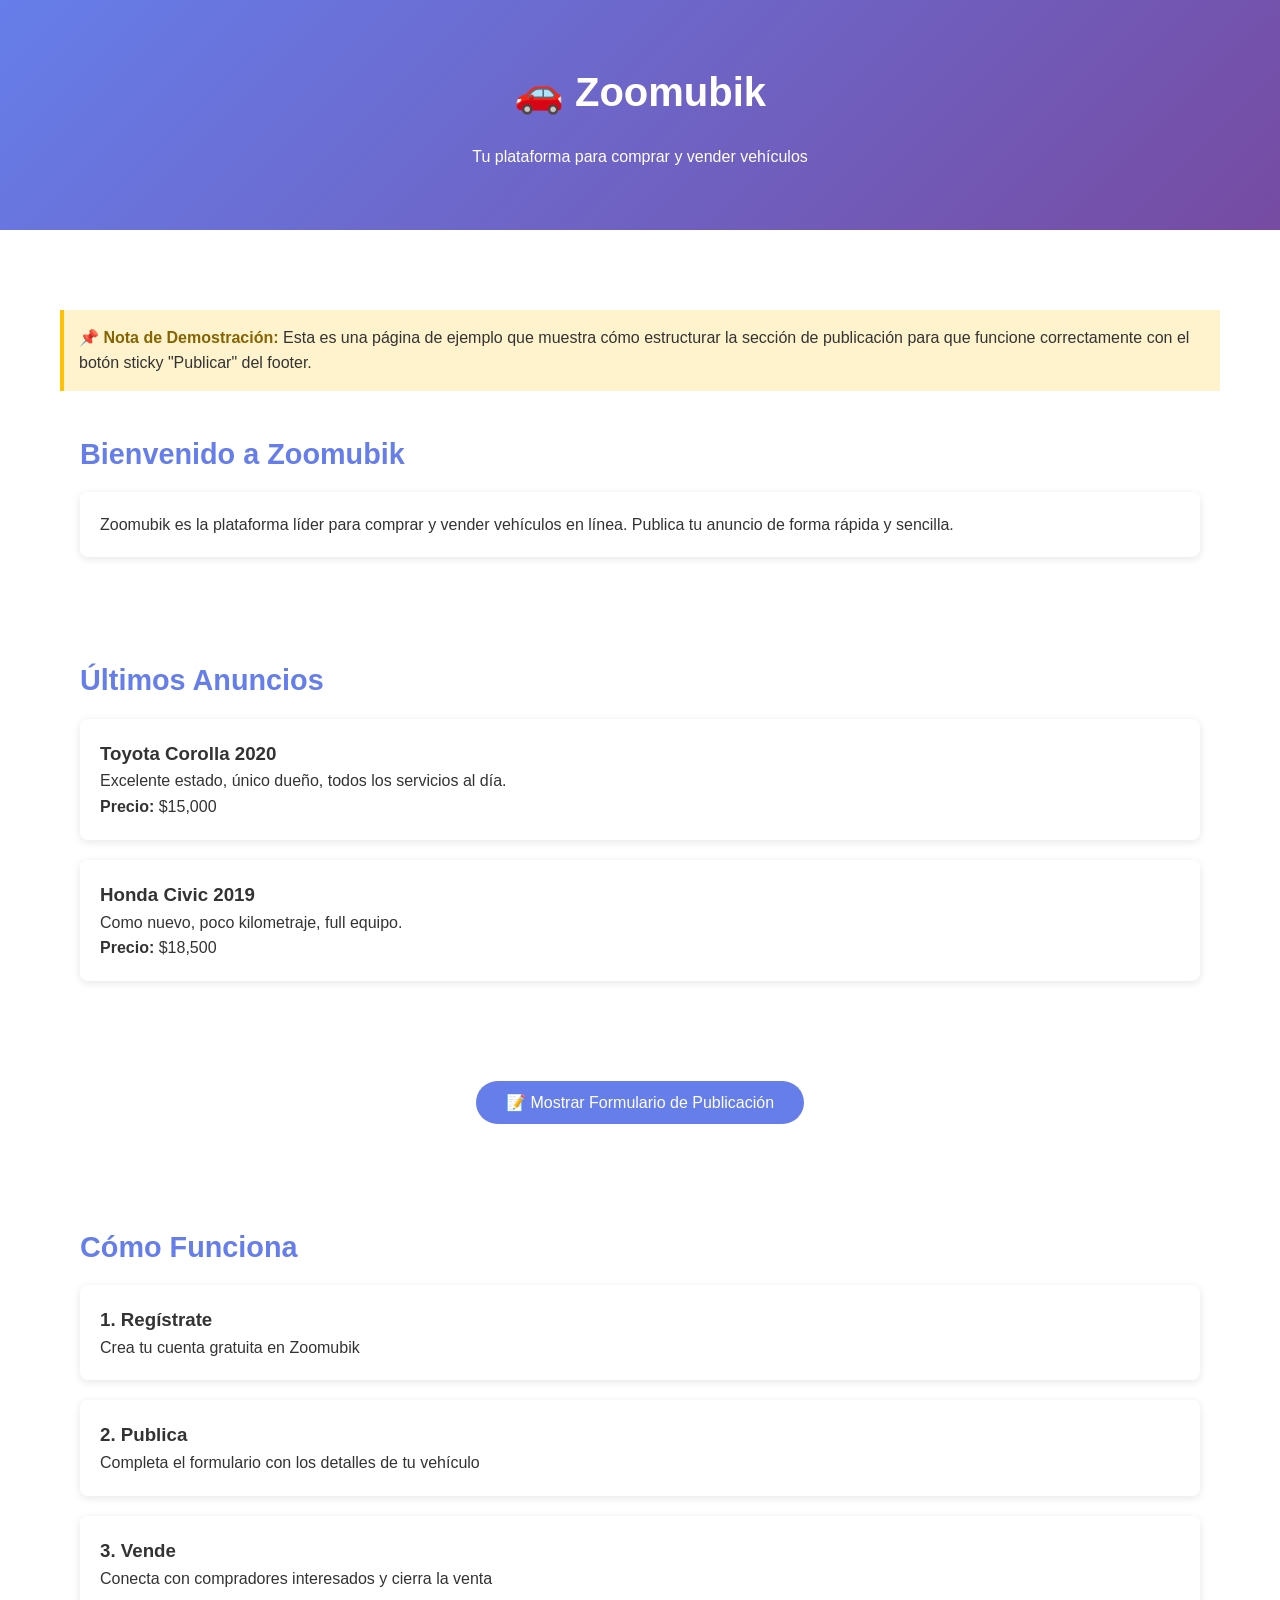
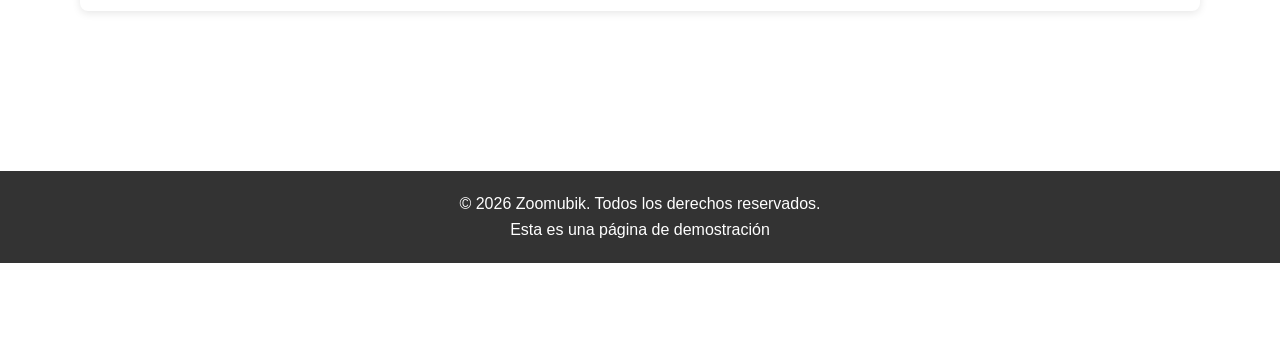
<file: theme/astra-child/example-page.html>
<!DOCTYPE html>
<html lang="es">
<head>
    <meta charset="UTF-8">
    <meta name="viewport" content="width=device-width, initial-scale=1.0">
    <title>Ejemplo - Sección Publicar | Zoomubik</title>
    <style>
        * {
            margin: 0;
            padding: 0;
            box-sizing: border-box;
        }

        body {
            font-family: -apple-system, BlinkMacSystemFont, 'Segoe UI', Roboto, Oxygen, Ubuntu, Cantarell, sans-serif;
            line-height: 1.6;
            color: #333;
            padding-bottom: 100px; /* Space for sticky footer */
        }

        .container {
            max-width: 1200px;
            margin: 0 auto;
            padding: 20px;
        }

        .hero {
            background: linear-gradient(135deg, #667eea 0%, #764ba2 100%);
            color: white;
            padding: 60px 20px;
            text-align: center;
            margin-bottom: 40px;
        }

        .hero h1 {
            font-size: 2.5em;
            margin-bottom: 20px;
        }

        .content-section {
            margin-bottom: 40px;
            padding: 20px;
        }

        .content-section h2 {
            color: #667eea;
            margin-bottom: 15px;
            font-size: 1.8em;
        }

        /* Publication Section Styles */
        #publicar-section {
            background: #f8f9fa;
            border-radius: 10px;
            padding: 30px;
            margin: 40px 0;
            box-shadow: 0 2px 10px rgba(0,0,0,0.1);
        }

        #publicar-section h2 {
            color: #667eea;
            margin-bottom: 20px;
        }

        .form-group {
            margin-bottom: 20px;
        }

        .form-group label {
            display: block;
            margin-bottom: 5px;
            font-weight: 600;
            color: #555;
        }

        .form-group input[type="text"],
        .form-group input[type="email"],
        .form-group textarea,
        .form-group select {
            width: 100%;
            padding: 12px;
            border: 2px solid #e0e0e0;
            border-radius: 5px;
            font-size: 16px;
            transition: border-color 0.3s;
        }

        .form-group input:focus,
        .form-group textarea:focus,
        .form-group select:focus {
            outline: none;
            border-color: #667eea;
        }

        .form-group textarea {
            min-height: 120px;
            resize: vertical;
        }

        .btn-submit {
            background: linear-gradient(135deg, #667eea 0%, #764ba2 100%);
            color: white;
            border: none;
            padding: 15px 40px;
            border-radius: 50px;
            font-size: 18px;
            font-weight: bold;
            cursor: pointer;
            transition: transform 0.3s, box-shadow 0.3s;
        }

        .btn-submit:hover {
            transform: translateY(-2px);
            box-shadow: 0 5px 15px rgba(102, 126, 234, 0.4);
        }

        /* Button to show form (if form is initially hidden) */
        .mostrar-formulario-btn {
            background: #667eea;
            color: white;
            border: none;
            padding: 12px 30px;
            border-radius: 25px;
            font-size: 16px;
            cursor: pointer;
            margin-bottom: 20px;
            transition: background 0.3s;
        }

        .mostrar-formulario-btn:hover {
            background: #5568d3;
        }

        /* Example: Hidden form state */
        #publicar-section.hidden {
            display: none;
        }

        .card {
            background: white;
            border-radius: 8px;
            padding: 20px;
            margin-bottom: 20px;
            box-shadow: 0 2px 8px rgba(0,0,0,0.1);
        }

        .demo-info {
            background: #fff3cd;
            border-left: 4px solid #ffc107;
            padding: 15px;
            margin: 20px 0;
        }

        .demo-info strong {
            color: #856404;
        }

        footer {
            background: #333;
            color: white;
            text-align: center;
            padding: 20px;
            margin-top: 60px;
        }

        @media (max-width: 768px) {
            .hero h1 {
                font-size: 2em;
            }

            #publicar-section {
                padding: 20px;
            }
        }
    </style>
</head>
<body>
    <div class="hero">
        <h1>🚗 Zoomubik</h1>
        <p>Tu plataforma para comprar y vender vehículos</p>
    </div>

    <div class="container">
        <div class="demo-info">
            <strong>📌 Nota de Demostración:</strong> Esta es una página de ejemplo que muestra cómo estructurar
            la sección de publicación para que funcione correctamente con el botón sticky "Publicar" del footer.
        </div>

        <div class="content-section">
            <h2>Bienvenido a Zoomubik</h2>
            <div class="card">
                <p>Zoomubik es la plataforma líder para comprar y vender vehículos en línea. 
                   Publica tu anuncio de forma rápida y sencilla.</p>
            </div>
        </div>

        <div class="content-section">
            <h2>Últimos Anuncios</h2>
            <div class="card">
                <h3>Toyota Corolla 2020</h3>
                <p>Excelente estado, único dueño, todos los servicios al día.</p>
                <p><strong>Precio:</strong> $15,000</p>
            </div>
            <div class="card">
                <h3>Honda Civic 2019</h3>
                <p>Como nuevo, poco kilometraje, full equipo.</p>
                <p><strong>Precio:</strong> $18,500</p>
            </div>
        </div>

        <!-- Example: Button to show the form (optional) -->
        <div class="content-section" style="text-align: center;">
            <button class="mostrar-formulario-btn" onclick="mostrarFormulario()">
                📝 Mostrar Formulario de Publicación
            </button>
        </div>

        <!-- THIS IS THE TARGET SECTION that the sticky footer button will scroll to -->
        <div id="publicar-section" class="hidden">
            <h2>📝 Publicar Nuevo Anuncio</h2>
            <p style="margin-bottom: 20px; color: #666;">
                Completa el formulario para publicar tu vehículo en Zoomubik
            </p>

            <form id="publicar-form" onsubmit="handleSubmit(event)">
                <div class="form-group">
                    <label for="titulo">Título del Anuncio *</label>
                    <input 
                        type="text" 
                        id="titulo" 
                        name="titulo" 
                        required 
                        placeholder="Ej: Toyota Corolla 2020 - Excelente Estado"
                    >
                </div>

                <div class="form-group">
                    <label for="categoria">Categoría *</label>
                    <select id="categoria" name="categoria" required>
                        <option value="">Selecciona una categoría</option>
                        <option value="autos">Autos</option>
                        <option value="motos">Motos</option>
                        <option value="camiones">Camiones</option>
                        <option value="otros">Otros Vehículos</option>
                    </select>
                </div>

                <div class="form-group">
                    <label for="marca">Marca *</label>
                    <input 
                        type="text" 
                        id="marca" 
                        name="marca" 
                        required 
                        placeholder="Ej: Toyota"
                    >
                </div>

                <div class="form-group">
                    <label for="modelo">Modelo *</label>
                    <input 
                        type="text" 
                        id="modelo" 
                        name="modelo" 
                        required 
                        placeholder="Ej: Corolla"
                    >
                </div>

                <div class="form-group">
                    <label for="año">Año *</label>
                    <input 
                        type="text" 
                        id="año" 
                        name="año" 
                        required 
                        placeholder="Ej: 2020"
                    >
                </div>

                <div class="form-group">
                    <label for="precio">Precio *</label>
                    <input 
                        type="text" 
                        id="precio" 
                        name="precio" 
                        required 
                        placeholder="Ej: 15000"
                    >
                </div>

                <div class="form-group">
                    <label for="descripcion">Descripción *</label>
                    <textarea 
                        id="descripcion" 
                        name="descripcion" 
                        required 
                        placeholder="Describe tu vehículo en detalle..."
                    ></textarea>
                </div>

                <div class="form-group">
                    <label for="contacto">Email de Contacto *</label>
                    <input 
                        type="email" 
                        id="contacto" 
                        name="contacto" 
                        required 
                        placeholder="tu@email.com"
                    >
                </div>

                <div class="form-group">
                    <button type="submit" class="btn-submit">
                        ✨ Publicar Anuncio
                    </button>
                </div>
            </form>
        </div>

        <div class="content-section">
            <h2>Cómo Funciona</h2>
            <div class="card">
                <h3>1. Regístrate</h3>
                <p>Crea tu cuenta gratuita en Zoomubik</p>
            </div>
            <div class="card">
                <h3>2. Publica</h3>
                <p>Completa el formulario con los detalles de tu vehículo</p>
            </div>
            <div class="card">
                <h3>3. Vende</h3>
                <p>Conecta con compradores interesados y cierra la venta</p>
            </div>
        </div>
    </div>

    <footer>
        <p>&copy; 2026 Zoomubik. Todos los derechos reservados.</p>
        <p>Esta es una página de demostración</p>
    </footer>

    <script>
        // Function to show the publication form
        function mostrarFormulario() {
            const section = document.getElementById('publicar-section');
            if (section) {
                section.classList.remove('hidden');
                
                // Scroll to the section
                const yOffset = -120; // Offset for header/footer
                const y = section.getBoundingClientRect().top + window.pageYOffset + yOffset;
                
                window.scrollTo({
                    top: y,
                    behavior: 'smooth'
                });

                // Focus first input after scroll
                setTimeout(() => {
                    const firstInput = section.querySelector('input[type="text"]');
                    if (firstInput) {
                        firstInput.focus();
                    }
                }, 800);
            }
        }

        // Handle form submission
        function handleSubmit(event) {
            event.preventDefault();
            
            // In a real application, this would send data to the server
            alert('¡Formulario enviado! En una aplicación real, esto publicaría tu anuncio.');
            
            // Reset form
            document.getElementById('publicar-form').reset();
            
            // Optionally hide the form
            document.getElementById('publicar-section').classList.add('hidden');
            
            // Scroll to top
            window.scrollTo({
                top: 0,
                behavior: 'smooth'
            });
        }

        // Auto-show form if URL has #publicar
        if (window.location.hash === '#publicar') {
            mostrarFormulario();
        }
    </script>
</body>
</html>
</file>
